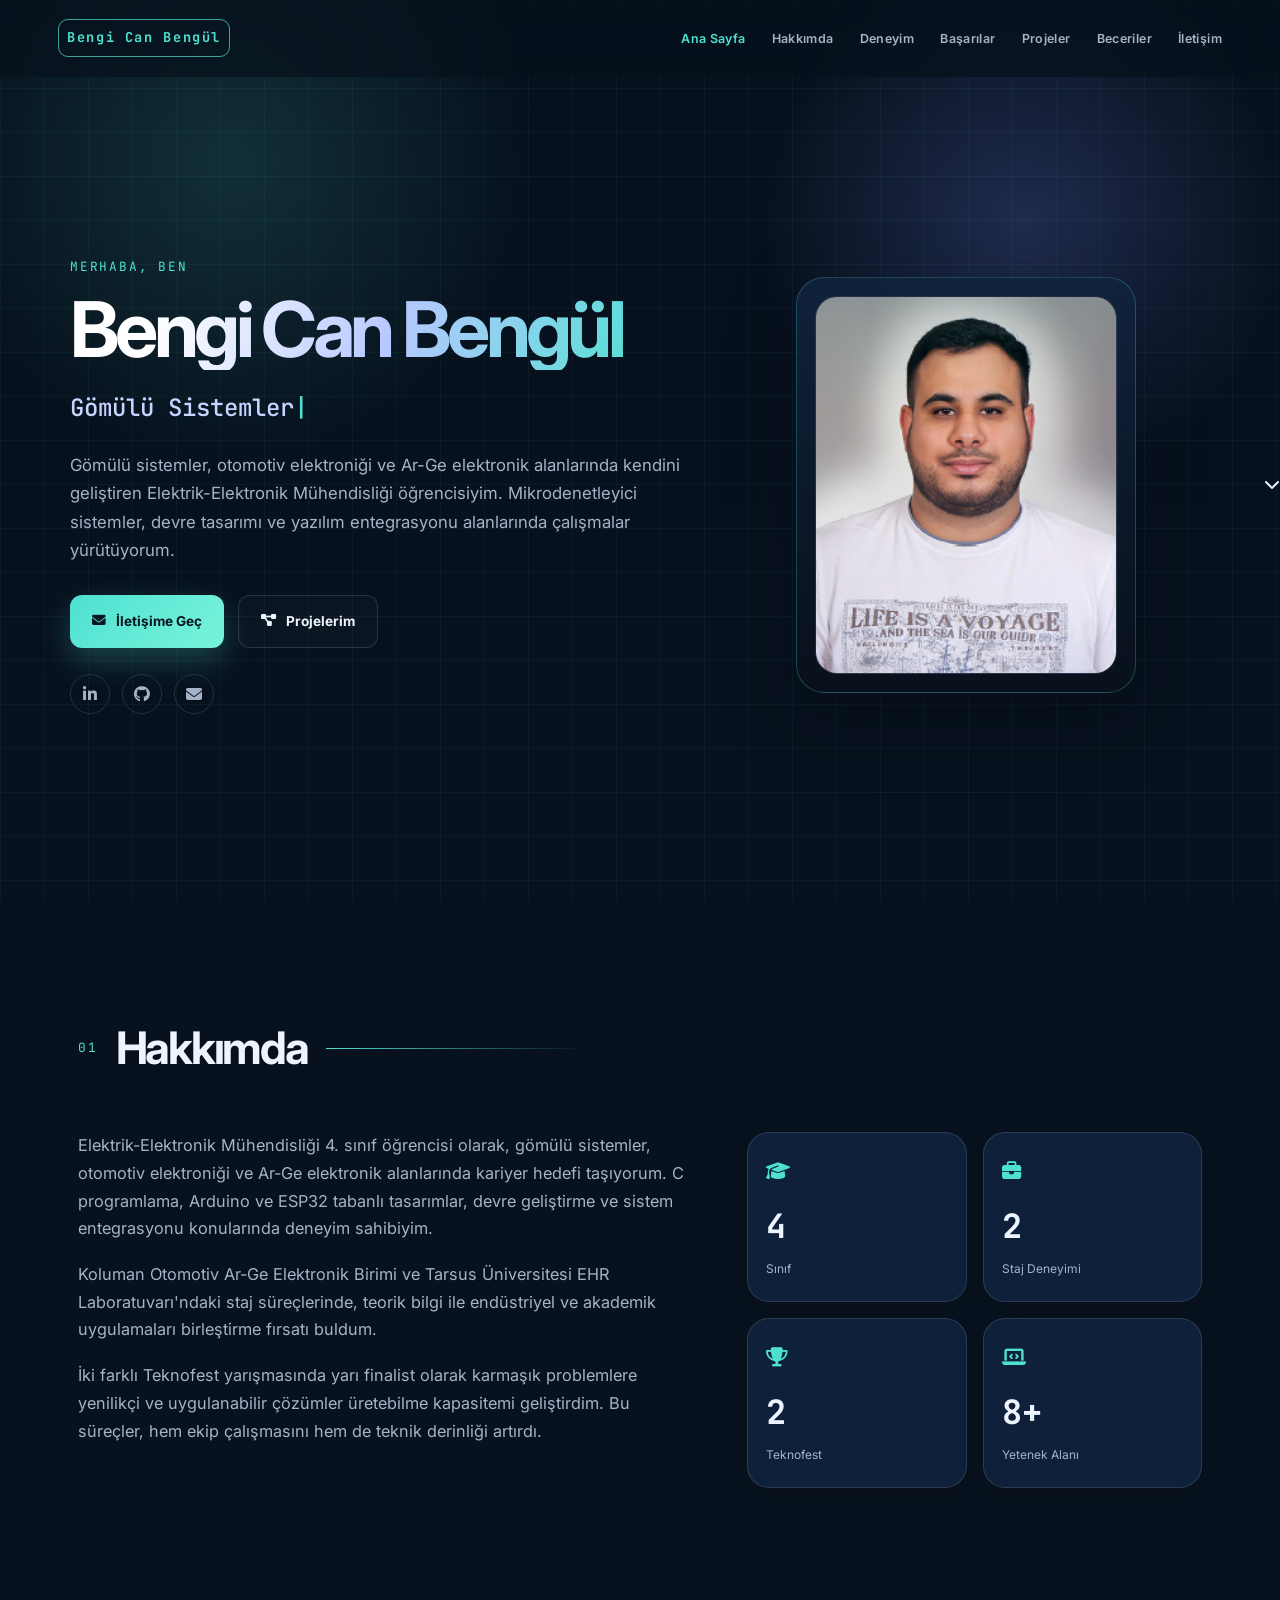
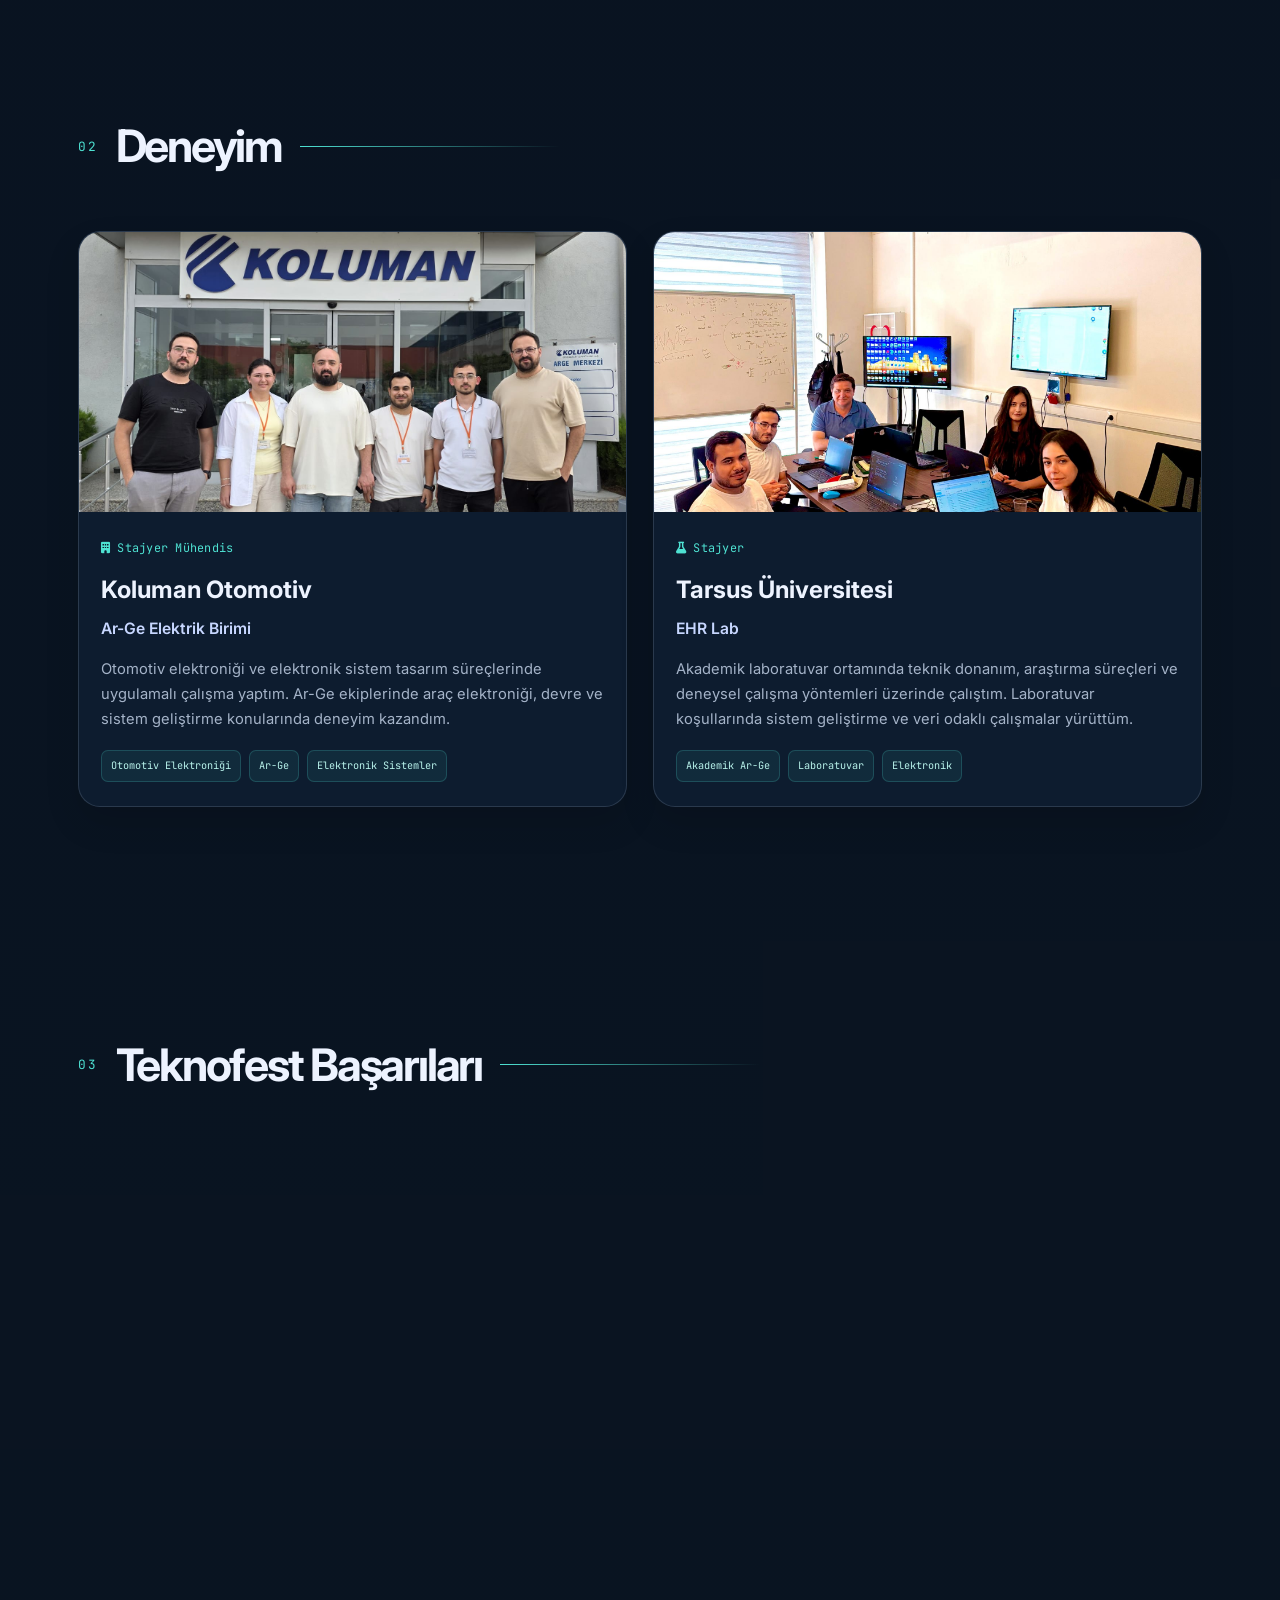
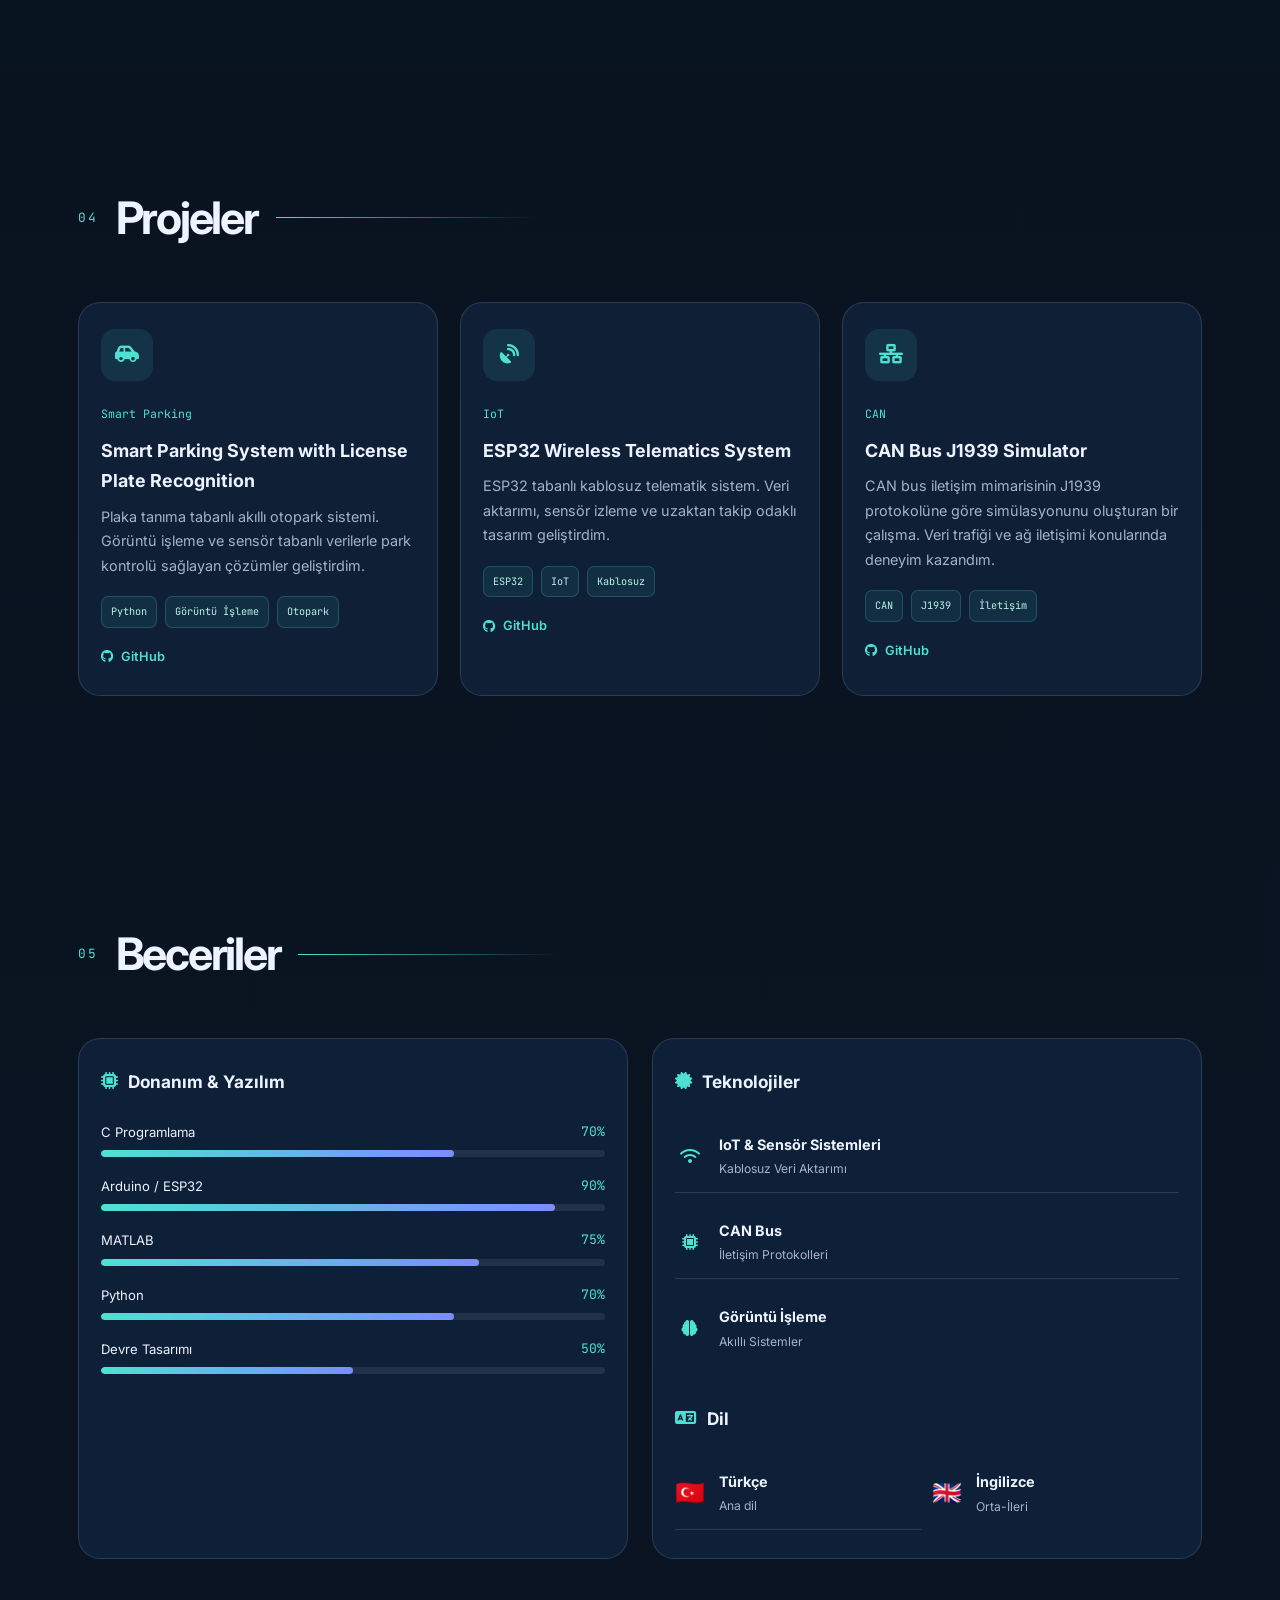
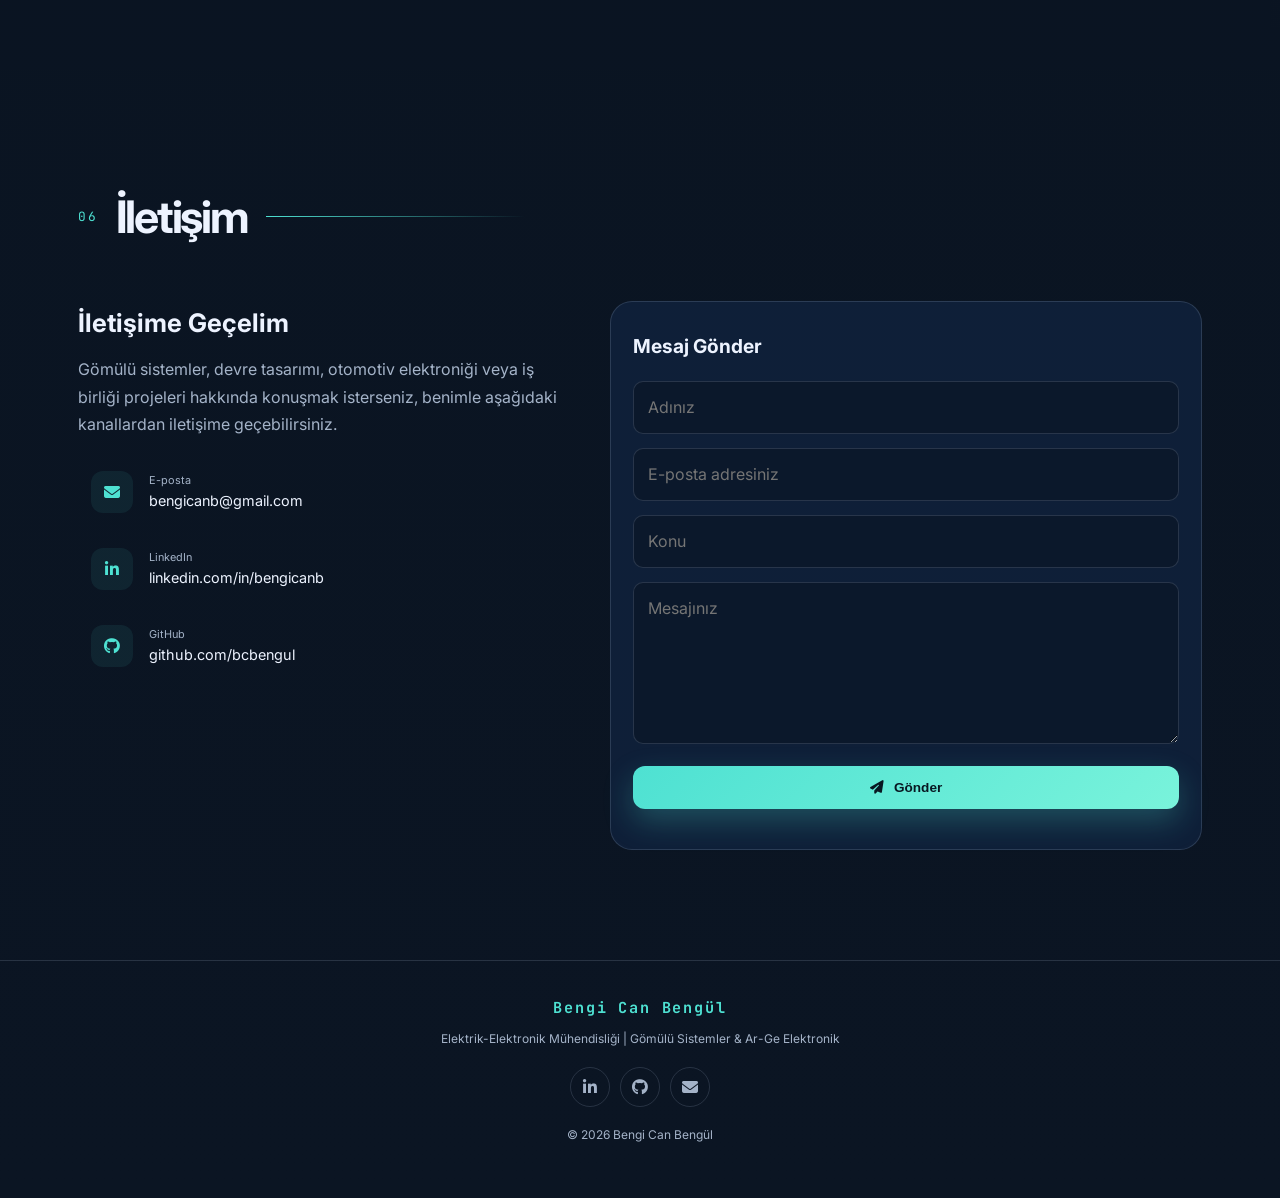
<file: index.html>
<!DOCTYPE html>
<html lang="tr">
<head>
    <meta charset="UTF-8">
    <meta name="viewport" content="width=device-width, initial-scale=1.0">
    <meta name="description" content="Bengi Can Bengül - Elektrik-Elektronik Mühendisliği Öğrencisi | Gömülü Sistemler & Devre Tasarımı">
    <title>Bengi Can Bengül | CV</title>
    <link rel="preconnect" href="https://fonts.googleapis.com">
    <link rel="preconnect" href="https://fonts.gstatic.com" crossorigin>
    <link href="https://fonts.googleapis.com/css2?family=Inter:wght@300;400;500;600;700;800&family=JetBrains+Mono:wght@400;500;600&display=swap" rel="stylesheet">
    <link rel="stylesheet" href="https://cdnjs.cloudflare.com/ajax/libs/font-awesome/6.5.1/css/all.min.css">
    <link rel="stylesheet" href="style.css">
</head>
<body>
    <nav id="navbar">
        <div class="nav-container">
            <div class="nav-logo">
                <span class="logo-text">Bengi Can Bengül</span>
            </div>
            <ul class="nav-menu" id="navMenu">
                <li><a href="#hero" class="nav-link active">Ana Sayfa</a></li>
                <li><a href="#about" class="nav-link">Hakkımda</a></li>
                <li><a href="#experience" class="nav-link">Deneyim</a></li>
                <li><a href="#achievements" class="nav-link">Başarılar</a></li>
                <li><a href="#projects" class="nav-link">Projeler</a></li>
                <li><a href="#skills" class="nav-link">Beceriler</a></li>
                <li><a href="#contact" class="nav-link">İletişim</a></li>
            </ul>
            <div class="nav-toggle" id="navToggle">
                <span></span>
                <span></span>
                <span></span>
            </div>
        </div>
    </nav>

    <section id="hero">
        <div class="hero-bg"></div>
        <div class="hero-content">
            <div class="hero-text">
                <p class="hero-greeting">Merhaba, ben</p>
                <h1 class="hero-name">Bengi Can Bengül</h1>
                <h2 class="hero-title">
                    <span class="typed-text" id="typedText"></span><span class="cursor">|</span>
                </h2>
                <p class="hero-description">
                    Gömülü sistemler, otomotiv elektroniği ve Ar-Ge elektronik alanlarında kendini geliştiren
                    Elektrik-Elektronik Mühendisliği öğrencisiyim. Mikrodenetleyici sistemler, devre tasarımı
                    ve yazılım entegrasyonu alanlarında çalışmalar yürütüyorum.
                </p>
                <div class="hero-buttons">
                    <a href="#contact" class="btn btn-primary"><i class="fas fa-envelope"></i> İletişime Geç</a>
                    <a href="#projects" class="btn btn-secondary"><i class="fas fa-project-diagram"></i> Projelerim</a>
                </div>
                <div class="hero-social">
                    <a href="https://www.linkedin.com/in/bengicanb" target="_blank" rel="noopener" class="social-link" aria-label="LinkedIn"><i class="fab fa-linkedin-in"></i></a>
                    <a href="https://github.com/bcbengul" target="_blank" rel="noopener" class="social-link" aria-label="GitHub"><i class="fab fa-github"></i></a>
                    <a href="mailto:bengicanb@gmail.com" class="social-link" aria-label="E-posta"><i class="fas fa-envelope"></i></a>
                </div>
            </div>

            <div class="hero-visual">
                <div class="photo-panel reveal">
                    <div class="photo-frame">
                        <img src="assets/profile-photo.png" alt="Bengi Can Bengül" onerror="this.style.display='none'; this.parentElement.parentElement.classList.add('fallback');">
                    </div>
                </div>
            </div>
        </div>
        <div class="scroll-indicator"><a href="#about"><i class="fas fa-chevron-down"></i></a></div>
    </section>

    <section id="about" class="section">
        <div class="container">
            <div class="section-header">
                <span class="section-number">01</span>
                <h2 class="section-title">Hakkımda</h2>
                <div class="section-line"></div>
            </div>
            <div class="about-content">
                <div class="about-copy reveal">
                    <p>
                        Elektrik-Elektronik Mühendisliği 4. sınıf öğrencisi olarak, gömülü sistemler, otomotiv elektroniği
                        ve Ar-Ge elektronik alanlarında kariyer hedefi taşıyorum. C programlama, Arduino ve ESP32 tabanlı tasarımlar,
                        devre geliştirme ve sistem entegrasyonu konularında deneyim sahibiyim.
                    </p>
                    <p>
                        Koluman Otomotiv Ar-Ge Elektronik Birimi ve Tarsus Üniversitesi EHR Laboratuvarı'ndaki staj süreçlerinde,
                        teorik bilgi ile endüstriyel ve akademik uygulamaları birleştirme fırsatı buldum.
                    </p>
                    <p>
                        İki farklı Teknofest yarışmasında yarı finalist olarak karmaşık problemlere yenilikçi ve uygulanabilir çözümler üretebilme
                        kapasitemi geliştirdim. Bu süreçler, hem ekip çalışmasını hem de teknik derinliği artırdı.
                    </p>
                </div>

                <div class="about-stats">
                    <div class="stat-card reveal">
                        <div class="stat-icon"><i class="fas fa-graduation-cap"></i></div>
                        <div class="stat-number">4</div>
                        <div class="stat-label">Sınıf</div>
                    </div>
                    <div class="stat-card reveal">
                        <div class="stat-icon"><i class="fas fa-briefcase"></i></div>
                        <div class="stat-number">2</div>
                        <div class="stat-label">Staj Deneyimi</div>
                    </div>
                    <div class="stat-card reveal">
                        <div class="stat-icon"><i class="fas fa-trophy"></i></div>
                        <div class="stat-number">2</div>
                        <div class="stat-label">Teknofest</div>
                    </div>
                    <div class="stat-card reveal">
                        <div class="stat-icon"><i class="fas fa-laptop-code"></i></div>
                        <div class="stat-number">8+</div>
                        <div class="stat-label">Yetenek Alanı</div>
                    </div>
                </div>
            </div>
        </div>
    </section>

    <section id="experience" class="section section-alt">
        <div class="container">
            <div class="section-header">
                <span class="section-number">02</span>
                <h2 class="section-title">Deneyim</h2>
                <div class="section-line"></div>
            </div>

            <div class="experience-grid">
                <article class="experience-card reveal">
                    <div class="experience-image">
                        <img src="assets/koluman-staj.jpeg" alt="Koluman Ar-Ge staj fotoğrafı" onerror="this.style.display='none'; this.parentElement.classList.add('fallback-image');">
                    </div>
                    <div class="experience-body">
                        <div class="timeline-date"><i class="fas fa-building"></i> Stajyer Mühendis</div>
                        <h3>Koluman Otomotiv</h3>
                        <h4>Ar-Ge Elektrik Birimi</h4>
                        <p>
                            Otomotiv elektroniği ve elektronik sistem tasarım süreçlerinde uygulamalı çalışma yaptım.
                            Ar-Ge ekiplerinde araç elektroniği, devre ve sistem geliştirme konularında deneyim kazandım.
                        </p>
                        <div class="timeline-tags">
                            <span class="tag">Otomotiv Elektroniği</span>
                            <span class="tag">Ar-Ge</span>
                            <span class="tag">Elektronik Sistemler</span>
                        </div>
                    </div>
                </article>

                <article class="experience-card reveal">
                    <div class="experience-image">
                        <img src="assets/tarsus-staj.jpeg" alt="Tarsus Üniversitesi EHR Lab staj fotoğrafı" onerror="this.style.display='none'; this.parentElement.classList.add('fallback-image');">
                    </div>
                    <div class="experience-body">
                        <div class="timeline-date"><i class="fas fa-flask"></i> Stajyer</div>
                        <h3>Tarsus Üniversitesi</h3>
                        <h4>EHR Lab</h4>
                        <p>
                            Akademik laboratuvar ortamında teknik donanım, araştırma süreçleri ve deneysel çalışma yöntemleri üzerinde çalıştım.
                            Laboratuvar koşullarında sistem geliştirme ve veri odaklı çalışmalar yürüttüm.
                        </p>
                        <div class="timeline-tags">
                            <span class="tag">Akademik Ar-Ge</span>
                            <span class="tag">Laboratuvar</span>
                            <span class="tag">Elektronik</span>
                        </div>
                    </div>
                </article>
            </div>
        </div>
    </section>

    <section id="achievements" class="section section-alt">
        <div class="container">
            <div class="section-header">
                <span class="section-number">03</span>
                <h2 class="section-title">Teknofest Başarıları</h2>
                <div class="section-line"></div>
            </div>

            <div class="projects-grid achievements-grid">
                <article class="project-card reveal">
                    <div class="project-icon"><i class="fas fa-robot"></i></div>
                    <div class="project-body">
                        <span class="project-badge">Yarı Finalist · 2026</span>
                        <h3 class="project-title">Teknofest Robolig Yarışması</h3>
                        <p class="project-desc">
                            Otonom sistemler ve robotik teknolojileri üzerine proje geliştirme ve takım çalışması.
                            Robotik sistemlerin tasarımı, programlanması ve yarışma sürecinde aktif rol aldım.
                        </p>
                        <div class="project-tags">
                            <span class="tag">Otonom Sistemler</span>
                            <span class="tag">Robotik</span>
                            <span class="tag">Takım Çalışması</span>
                        </div>
                    </div>
                </article>

                <article class="project-card reveal">
                    <div class="project-icon"><i class="fas fa-battery-three-quarters"></i></div>
                    <div class="project-body">
                        <span class="project-badge">Yarı Finalist · 2025</span>
                        <h3 class="project-title">Deniz Tabanlı Yer Çekimi Pili</h3>
                        <p class="project-desc">
                            Teknofest Enerji Teknolojileri Yarışması kapsamında geliştirilen projede enerji depolama
                            literatür araştırması, mekanik montaj, sistem entegrasyonu ve teknik raporlama çalışmalarında aktif rol aldım.
                        </p>
                        <div class="project-tags">
                            <span class="tag">Enerji Depolama</span>
                            <span class="tag">Sistem Entegrasyonu</span>
                            <span class="tag">Teknik Raporlama</span>
                        </div>
                    </div>
                </article>
            </div>
        </div>
    </section>

    <section id="projects" class="section">
        <div class="container">
            <div class="section-header">
                <span class="section-number">04</span>
                <h2 class="section-title">Projeler</h2>
                <div class="section-line"></div>
            </div>

            <div class="projects-grid">
                <article class="project-card reveal">
                    <div class="project-icon"><i class="fas fa-car-side"></i></div>
                    <div class="project-body">
                        <span class="project-badge">Smart Parking</span>
                        <h3 class="project-title">Smart Parking System with License Plate Recognition</h3>
                        <p class="project-desc">
                            Plaka tanıma tabanlı akıllı otopark sistemi. Görüntü işleme ve sensör tabanlı verilerle park kontrolü sağlayan çözümler geliştirdim.
                        </p>
                        <div class="project-tags">
                            <span class="tag">Python</span>
                            <span class="tag">Görüntü İşleme</span>
                            <span class="tag">Otopark</span>
                        </div>
                        <a class="project-link" href="https://github.com/bcbengul/SMART-PARKING-SYSTEM-WITH-LICENSE-PLATE-RECOGNITION" target="_blank" rel="noopener">
                            <i class="fab fa-github"></i> GitHub
                        </a>
                    </div>
                </article>

                <article class="project-card reveal">
                    <div class="project-icon"><i class="fas fa-satellite-dish"></i></div>
                    <div class="project-body">
                        <span class="project-badge">IoT</span>
                        <h3 class="project-title">ESP32 Wireless Telematics System</h3>
                        <p class="project-desc">
                            ESP32 tabanlı kablosuz telematik sistem. Veri aktarımı, sensör izleme ve uzaktan takip odaklı tasarım geliştirdim.
                        </p>
                        <div class="project-tags">
                            <span class="tag">ESP32</span>
                            <span class="tag">IoT</span>
                            <span class="tag">Kablosuz</span>
                        </div>
                        <a class="project-link" href="https://github.com/bcbengul/ESP32-wireless-telematics-system" target="_blank" rel="noopener">
                            <i class="fab fa-github"></i> GitHub
                        </a>
                    </div>
                </article>

                <article class="project-card reveal">
                    <div class="project-icon"><i class="fas fa-network-wired"></i></div>
                    <div class="project-body">
                        <span class="project-badge">CAN</span>
                        <h3 class="project-title">CAN Bus J1939 Simulator</h3>
                        <p class="project-desc">
                            CAN bus iletişim mimarisinin J1939 protokolüne göre simülasyonunu oluşturan bir çalışma. Veri trafiği ve ağ iletişimi konularında deneyim kazandım.
                        </p>
                        <div class="project-tags">
                            <span class="tag">CAN</span>
                            <span class="tag">J1939</span>
                            <span class="tag">İletişim</span>
                        </div>
                        <a class="project-link" href="https://github.com/bcbengul/CAN-Bus-J1939-Simulator" target="_blank" rel="noopener">
                            <i class="fab fa-github"></i> GitHub
                        </a>
                    </div>
                </article>
            </div>
        </div>
    </section>

    <section id="skills" class="section section-alt">
        <div class="container">
            <div class="section-header">
                <span class="section-number">05</span>
                <h2 class="section-title">Beceriler</h2>
                <div class="section-line"></div>
            </div>

            <div class="skills-wrapper">
                <div class="skills-category reveal">
                    <h3 class="skills-category-title"><i class="fas fa-microchip"></i> Donanım & Yazılım</h3>
                    <div class="skill-bar">
                        <div class="skill-info"><span>C Programlama</span><span class="skill-percent">70%</span></div>
                        <div class="skill-track"><div class="skill-fill" data-width="70"></div></div>
                    </div>
                    <div class="skill-bar">
                        <div class="skill-info"><span>Arduino / ESP32</span><span class="skill-percent">90%</span></div>
                        <div class="skill-track"><div class="skill-fill" data-width="90"></div></div>
                    </div>
                    <div class="skill-bar">
                        <div class="skill-info"><span>MATLAB</span><span class="skill-percent">75%</span></div>
                        <div class="skill-track"><div class="skill-fill" data-width="75"></div></div>
                    </div>
                    <div class="skill-bar">
                        <div class="skill-info"><span>Python</span><span class="skill-percent">70%</span></div>
                        <div class="skill-track"><div class="skill-fill" data-width="70"></div></div>
                    </div>
                    <div class="skill-bar">
                        <div class="skill-info"><span>Devre Tasarımı</span><span class="skill-percent">50%</span></div>
                        <div class="skill-track"><div class="skill-fill" data-width="50"></div></div>
                    </div>
                </div>

                <div class="skills-category reveal">
                    <h3 class="skills-category-title"><i class="fas fa-certificate"></i> Teknolojiler</h3>
                    <div class="courses-list">
                        <div class="course-item">
                            <div class="course-icon"><i class="fas fa-wifi"></i></div>
                            <div class="course-info"><h4>IoT & Sensör Sistemleri</h4><p>Kablosuz Veri Aktarımı</p></div>
                        </div>
                        <div class="course-item">
                            <div class="course-icon"><i class="fas fa-microchip"></i></div>
                            <div class="course-info"><h4>CAN Bus</h4><p>İletişim Protokolleri</p></div>
                        </div>
                        <div class="course-item">
                            <div class="course-icon"><i class="fas fa-brain"></i></div>
                            <div class="course-info"><h4>Görüntü İşleme</h4><p>Akıllı Sistemler</p></div>
                        </div>
                    </div>

                    <h3 class="skills-category-title" style="margin-top: 2.5rem;"><i class="fas fa-language"></i> Dil</h3>
                    <div class="languages">
                        <div class="lang-item"><div class="lang-flag">🇹🇷</div><div class="lang-info"><h4>Türkçe</h4><p>Ana dil</p></div></div>
                        <div class="lang-item"><div class="lang-flag">🇬🇧</div><div class="lang-info"><h4>İngilizce</h4><p>Orta-İleri</p></div></div>
                    </div>
                </div>
            </div>
        </div>
    </section>

    <section id="contact" class="section">
        <div class="container">
            <div class="section-header">
                <span class="section-number">06</span>
                <h2 class="section-title">İletişim</h2>
                <div class="section-line"></div>
            </div>

            <div class="contact-content">
                <div class="contact-info reveal">
                    <h3 class="contact-heading">İletişime Geçelim</h3>
                    <p class="contact-text">
                        Gömülü sistemler, devre tasarımı, otomotiv elektroniği veya iş birliği projeleri hakkında konuşmak isterseniz,
                        benimle aşağıdaki kanallardan iletişime geçebilirsiniz.
                    </p>
                    <div class="contact-items">
                        <a href="mailto:bengicanb@gmail.com" class="contact-item"><div class="contact-icon"><i class="fas fa-envelope"></i></div><div><span class="contact-label">E-posta</span><span class="contact-value">bengicanb@gmail.com</span></div></a>
                        <a href="https://www.linkedin.com/in/bengicanb" target="_blank" rel="noopener" class="contact-item"><div class="contact-icon"><i class="fab fa-linkedin-in"></i></div><div><span class="contact-label">LinkedIn</span><span class="contact-value">linkedin.com/in/bengicanb</span></div></a>
                        <a href="https://github.com/bcbengul" target="_blank" rel="noopener" class="contact-item"><div class="contact-icon"><i class="fab fa-github"></i></div><div><span class="contact-label">GitHub</span><span class="contact-value">github.com/bcbengul</span></div></a>
                    </div>
                </div>

                <div class="contact-form-wrapper reveal">
                    <form class="contact-form" id="contactForm">
                        <h3 class="form-heading">Mesaj Gönder</h3>
                        <div class="form-group"><input type="text" id="name" name="name" placeholder="Adınız" required></div>
                        <div class="form-group"><input type="email" id="email" name="email" placeholder="E-posta adresiniz" required></div>
                        <div class="form-group"><input type="text" id="subject" name="subject" placeholder="Konu" required></div>
                        <div class="form-group"><textarea id="message" name="message" rows="5" placeholder="Mesajınız" required></textarea></div>
                        <button type="submit" class="btn btn-primary btn-full"><i class="fas fa-paper-plane"></i> Gönder</button>
                        <p class="form-status" id="formStatus"></p>
                    </form>
                </div>
            </div>
        </div>
    </section>

    <footer>
        <div class="container">
            <div class="footer-content">
                <div class="footer-logo">Bengi Can Bengül</div>
                <p class="footer-text">Elektrik-Elektronik Mühendisliği | Gömülü Sistemler & Ar-Ge Elektronik</p>
                <div class="footer-social">
                    <a href="https://www.linkedin.com/in/bengicanb" target="_blank" rel="noopener" aria-label="LinkedIn"><i class="fab fa-linkedin-in"></i></a>
                    <a href="https://github.com/bcbengul" target="_blank" rel="noopener" aria-label="GitHub"><i class="fab fa-github"></i></a>
                    <a href="mailto:bengicanb@gmail.com" aria-label="E-posta"><i class="fas fa-envelope"></i></a>
                </div>
                <p class="footer-copyright">© <span id="year"></span> Bengi Can Bengül</p>
            </div>
        </div>
    </footer>

    <button id="backToTop" aria-label="Yukarı çık"><i class="fas fa-arrow-up"></i></button>

    <script src="script.js?v=4"></script>
</body>
</html>
</file>
<file: style.css>
:root {
    --bg: #07111d;
    --bg-soft: #101d2d;
    --surface: rgba(16, 32, 52, 0.8);
    --surface-strong: #11233d;
    --text: #edf3ff;
    --muted: #a4b3c8;
    --line: rgba(174, 190, 214, 0.18);
    --accent: #4ee1d2;
    --accent-2: #7c8cff;
    --accent-3: #ffbf69;
    --shadow: 0 24px 70px rgba(6, 10, 20, 0.35);
    --radius: 22px;
}

* { box-sizing: border-box; margin: 0; padding: 0; }
html { scroll-behavior: smooth; }
::selection { background: rgba(78,225,210,.28); color: var(--text); }
body {
    background: linear-gradient(180deg, #07111d 0%, #0b1523 100%);
    color: var(--text);
    font-family: 'Inter', sans-serif;
    line-height: 1.7;
    overflow-x: hidden;
}
body::before {
    background-image: linear-gradient(rgba(78,225,210,0.05) 1px, transparent 1px), linear-gradient(90deg, rgba(78,225,210,0.05) 1px, transparent 1px);
    background-size: 44px 44px;
    content: '';
    inset: 0;
    position: fixed;
    pointer-events: none;
    z-index: -2;
}
a { color: inherit; text-decoration: none; }
img { max-width: 100%; display: block; }
ul { list-style: none; }
button, a, input, textarea { -webkit-tap-highlight-color: transparent; }
:focus-visible { outline: 2px solid var(--accent); outline-offset: 4px; }
.container { margin: 0 auto; max-width: 1180px; padding: 0 28px; }

#navbar {
    backdrop-filter: blur(14px);
    background: rgba(7, 17, 29, 0.72);
    border-bottom: 1px solid transparent;
    position: fixed;
    top: 0;
    width: 100%;
    z-index: 20;
    transition: 0.3s ease;
}
#navbar.scrolled { border-color: var(--line); box-shadow: 0 15px 30px rgba(0,0,0,.18); }
.nav-container {
    align-items: center;
    display: flex;
    justify-content: space-between;
    height: 76px;
    margin: auto;
    max-width: 1220px;
    padding: 0 28px;
}
.nav-logo { display: flex; align-items: center; }
.logo-text, .footer-logo {
    color: var(--accent);
    font-family: 'JetBrains Mono', monospace;
    font-weight: 700;
    letter-spacing: .12em;
}
.logo-text {
    border: 1px solid rgba(78,225,210,.7);
    border-radius: 10px;
    font-size: .85rem;
    padding: 6px 8px;
}
.nav-menu { display: flex; gap: 26px; }
.nav-link {
    color: var(--muted);
    font-size: .78rem;
    font-weight: 600;
    letter-spacing: .03em;
    transition: color .25s ease;
}
.nav-link:hover, .nav-link.active { color: var(--accent); }
.nav-toggle { display: none; cursor: pointer; }
.nav-toggle span {
    display: block;
    width: 25px;
    height: 2px;
    background: var(--accent);
    margin: 5px 0;
}

section { position: relative; }
section[id] { scroll-margin-top: 90px; }
#hero {
    min-height: 100vh;
    display: flex;
    align-items: center;
    padding: 150px 0 80px;
}
.hero-bg {
    position: absolute;
    inset: 0;
    background: radial-gradient(circle at 80% 25%, rgba(124,140,255,.22), transparent 22%),
                radial-gradient(circle at 18% 18%, rgba(78,225,210,.15), transparent 24%);
    z-index: -1;
}
.hero-content {
    width: 100%;
    max-width: 1180px;
    margin: 0 auto;
    padding: 0 28px;
    display: grid;
    grid-template-columns: 1.15fr 0.85fr;
    align-items: center;
    gap: 50px;
}
.hero-greeting, .section-number {
    color: var(--accent);
    text-transform: uppercase;
    letter-spacing: .14em;
    font-family: 'JetBrains Mono', monospace;
    font-size: .8rem;
}
.hero-name {
    font-size: clamp(2.8rem, 6vw, 5.4rem);
    line-height: 1.04;
    letter-spacing: -.06em;
    margin: 12px 0 18px;
    background: linear-gradient(110deg, #ffffff 15%, #b7c8ff 52%, var(--accent) 95%);
    -webkit-background-clip: text;
    background-clip: text;
    color: transparent;
}
.hero-title {
    min-height: 2.1rem;
    font-size: clamp(1.05rem, 2vw, 1.5rem);
    color: #c8d3ff;
    font-family: 'JetBrains Mono', monospace;
    font-weight: 500;
}
.cursor { color: var(--accent); animation: blink 1s infinite; }
.hero-description {
    font-size: 1.05rem;
    color: var(--muted);
    max-width: 650px;
    margin: 22px 0 30px;
}
.hero-buttons { display: flex; flex-wrap: wrap; gap: 14px; }
.btn {
    display: inline-flex;
    align-items: center;
    justify-content: center;
    gap: 10px;
    padding: 14px 22px;
    border-radius: 12px;
    font-weight: 700;
    font-size: .85rem;
    transition: .25s ease;
    position: relative;
    overflow: hidden;
}
.btn::after {
    content: '';
    position: absolute;
    inset: 0;
    background: linear-gradient(105deg, transparent 35%, rgba(255,255,255,.28), transparent 65%);
    transform: translateX(-120%);
    transition: transform .55s ease;
}
.btn:hover::after { transform: translateX(120%); }
.btn-primary {
    background: linear-gradient(135deg, var(--accent), #79f3db);
    color: #081822;
    box-shadow: 0 12px 30px rgba(78,225,210,.25);
}
.btn-primary:hover { transform: translateY(-3px); }
.btn-secondary {
    border: 1px solid var(--line);
    color: var(--text);
    background: rgba(255,255,255,.02);
}
.btn-secondary:hover {
    border-color: rgba(78,225,210,.75);
    color: var(--accent);
    transform: translateY(-3px);
}
.hero-social { display: flex; gap: 12px; margin-top: 26px; }
.social-link, .footer-social a {
    width: 40px;
    height: 40px;
    display: flex;
    align-items: center;
    justify-content: center;
    border-radius: 50%;
    border: 1px solid var(--line);
    color: var(--muted);
    transition: .25s ease;
}
.social-link:hover, .footer-social a:hover {
    transform: translateY(-3px);
    border-color: rgba(78,225,210,.8);
    color: var(--accent);
}

.hero-visual { display: flex; justify-content: center; }
.photo-panel {
    width: min(100%, 340px);
    border: 1px solid rgba(78,225,210,.26);
    background: linear-gradient(180deg, rgba(17,35,61,.92), rgba(9,16,27,.82));
    border-radius: 28px;
    padding: 18px;
    box-shadow: var(--shadow);
    transition: transform .35s ease, border-color .35s ease, box-shadow .35s ease;
}
.photo-panel:hover {
    transform: translateY(-8px) rotate(.4deg);
    border-color: rgba(78,225,210,.58);
    box-shadow: 0 30px 80px rgba(6,10,20,.48), 0 0 0 1px rgba(78,225,210,.08);
}
.photo-frame {
    position: relative;
    overflow: hidden;
    border-radius: 22px;
    aspect-ratio: 4 / 5;
    background: linear-gradient(135deg, #1e2d43, #0b1728);
    border: 1px solid rgba(255,255,255,.08);
}
.photo-frame img {
    width: 100%;
    height: 100%;
    object-fit: cover;
    filter: saturate(1.08) contrast(1.04);
    transition: transform .6s ease, filter .6s ease;
}
.photo-panel:hover .photo-frame img { transform: scale(1.045); filter: saturate(1.18) contrast(1.06); }
.photo-frame::after {
    content: '';
    position: absolute;
    inset: 0;
    background: linear-gradient(180deg, rgba(78,225,210,0.08), transparent 30%, rgba(124,140,255,0.12));
}
.photo-panel.fallback .photo-frame {
    background: linear-gradient(135deg, #2d3d53, #0d1624);
}
.photo-panel.fallback .photo-frame::before {
    content: 'Profil Fotoğrafı';
    position: absolute;
    inset: auto 18px 18px 18px;
    z-index: 1;
    text-align: center;
    color: var(--text);
    font-weight: 700;
    letter-spacing: .08em;
    text-transform: uppercase;
    font-size: .62rem;
}
.mini-badges {
    display: flex;
    flex-wrap: wrap;
    gap: 10px;
    margin-top: 16px;
}
.mini-badges span {
    padding: 8px 10px;
    border-radius: 999px;
    background: rgba(255,255,255,.04);
    border: 1px solid var(--line);
    color: var(--muted);
    font-size: .72rem;
}
.mini-badges i { color: var(--accent); margin-right: 6px; }

.section { padding: 110px 0; }
.section-alt { background: rgba(11, 22, 34, 0.68); }
.section-header {
    display: flex;
    align-items: center;
    gap: 18px;
    margin-bottom: 46px;
}
.section-title {
    font-size: clamp(2rem, 4vw, 2.8rem);
    letter-spacing: -.05em;
}
.section-line {
    height: 1px;
    flex: 1;
    max-width: 260px;
    background: linear-gradient(90deg, var(--accent), transparent);
}

.about-content {
    display: grid;
    grid-template-columns: 1.15fr .85fr;
    gap: 54px;
    align-items: start;
}
.about-copy p {
    color: var(--muted);
    margin-bottom: 18px;
    font-size: 1.02rem;
}
.about-stats {
    display: grid;
    grid-template-columns: repeat(2, minmax(0, 1fr));
    gap: 16px;
}
.stat-card {
    background: rgba(17,35,61,.9);
    border: 1px solid var(--line);
    border-radius: var(--radius);
    padding: 22px 18px;
    box-shadow: 0 8px 22px rgba(0,0,0,.12);
    transition: transform .25s ease, border-color .25s ease, background .25s ease;
}
.stat-card:hover {
    transform: translateY(-5px);
    border-color: rgba(78,225,210,.45);
    background: rgba(20,42,70,.96);
}
.stat-icon { color: var(--accent); font-size: 1.2rem; margin-bottom: 10px; }
.stat-number {
    font-family: 'JetBrains Mono', monospace;
    font-size: 2.1rem;
    font-weight: 700;
    color: var(--text);
    margin-bottom: 4px;
}
.stat-label { color: var(--muted); font-size: .75rem; }

.experience-grid {
    display: grid;
    grid-template-columns: repeat(2, minmax(0, 1fr));
    gap: 26px;
}
.experience-card {
    background: var(--surface);
    border: 1px solid var(--line);
    border-radius: var(--radius);
    overflow: hidden;
    box-shadow: 0 16px 35px rgba(0,0,0,.12);
    transition: transform .3s ease, border-color .3s ease, box-shadow .3s ease;
}
.experience-card:hover {
    transform: translateY(-7px);
    border-color: rgba(78,225,210,.42);
    box-shadow: 0 24px 48px rgba(0,0,0,.24);
}
.experience-image {
    position: relative;
    width: 100%;
    height: 280px;
    overflow: hidden;
    background: linear-gradient(135deg, #182b42, #0d1728);
}
.experience-image img {
    width: 100%;
    height: 100%;
    object-fit: cover;
    transition: transform .6s ease;
}
.experience-card:hover .experience-image img { transform: scale(1.05); }
.experience-image.fallback-image {
    background: linear-gradient(135deg, #234064, #122030);
}
.experience-image.fallback-image::before {
    content: 'Staj Fotoğrafı';
    position: absolute;
    inset: auto 18px 18px 18px;
    z-index: 1;
    text-align: center;
    color: var(--text);
    font-size: .65rem;
    letter-spacing: .1em;
    text-transform: uppercase;
    font-weight: 700;
}
.experience-body { padding: 26px 22px 24px; }
.timeline-date {
    color: var(--accent);
    font-family: 'JetBrains Mono', monospace;
    font-size: .74rem;
    letter-spacing: .02em;
}
.experience-body h3 { font-size: 1.5rem; margin: 12px 0 6px; }
.experience-body h4 {
    color: #c7d7ff;
    font-size: .98rem;
    font-weight: 600;
}
.experience-body p {
    margin-top: 14px;
    color: var(--muted);
    font-size: .92rem;
}
.timeline-tags, .project-tags {
    display: flex;
    flex-wrap: wrap;
    gap: 8px;
    margin-top: 18px;
}
.tag {
    padding: 6px 9px;
    border-radius: 7px;
    background: rgba(78,225,210,.08);
    border: 1px solid rgba(78,225,210,.2);
    color: #b9f4ec;
    font-size: .64rem;
    font-family: 'JetBrains Mono', monospace;
}

.projects-grid {
    display: grid;
    grid-template-columns: repeat(3, minmax(0, 1fr));
    gap: 22px;
}
.project-card {
    background: rgba(17,35,61,.8);
    border: 1px solid var(--line);
    border-radius: var(--radius);
    padding: 26px 22px;
    transition: .25s ease;
    position: relative;
}
.project-card:hover {
    transform: translateY(-6px);
    border-color: rgba(78,225,210,.45);
    box-shadow: var(--shadow);
}
.project-icon {
    width: 52px;
    height: 52px;
    border-radius: 14px;
    display: flex;
    align-items: center;
    justify-content: center;
    background: rgba(78,225,210,.1);
    color: var(--accent);
    font-size: 1.2rem;
    margin-bottom: 18px;
}
.project-badge {
    color: var(--accent);
    font-family: 'JetBrains Mono', monospace;
    font-size: .72rem;
}
.project-title {
    font-size: 1.12rem;
    margin: 10px 0 8px;
}
.project-desc {
    color: var(--muted);
    font-size: .9rem;
}
.project-link {
    display: inline-flex;
    align-items: center;
    gap: 8px;
    margin-top: 18px;
    color: var(--accent);
    font-weight: 600;
    font-size: .8rem;
}

.skills-wrapper {
    display: grid;
    grid-template-columns: repeat(2, minmax(0, 1fr));
    gap: 24px;
}
.skills-category {
    background: rgba(17,35,61,.82);
    border: 1px solid var(--line);
    border-radius: var(--radius);
    padding: 28px 22px;
    transition: border-color .25s ease, box-shadow .25s ease;
}
.skills-category:hover { border-color: rgba(78,225,210,.38); box-shadow: 0 18px 40px rgba(0,0,0,.18); }
.skills-category-title {
    display: flex;
    align-items: center;
    gap: 10px;
    font-size: 1.08rem;
    margin-bottom: 24px;
}
.skills-category-title i { color: var(--accent); }
.skill-bar { margin-bottom: 18px; }
.skill-info {
    display: flex;
    justify-content: space-between;
    margin-bottom: 7px;
    font-size: .82rem;
}
.skill-percent {
    color: var(--accent);
    font-family: 'JetBrains Mono', monospace;
}
.skill-track {
    width: 100%;
    height: 7px;
    background: rgba(255,255,255,.08);
    border-radius: 999px;
    overflow: hidden;
}
.skill-fill {
    height: 100%;
    width: 0;
    border-radius: inherit;
    background: linear-gradient(90deg, var(--accent), var(--accent-2));
    transition: width 1.2s ease;
}
.courses-list { display: grid; gap: 14px; }
.course-item, .lang-item {
    display: flex;
    align-items: center;
    gap: 14px;
    border-bottom: 1px solid var(--line);
    padding: 12px 0;
}
.course-item:last-child, .lang-item:last-child { border-bottom: none; }
.course-icon {
    width: 30px;
    text-align: center;
    color: var(--accent);
}
.course-info h4, .lang-info h4 {
    font-size: .9rem;
    margin-bottom: 2px;
}
.course-info p, .lang-info p { color: var(--muted); font-size: .76rem; }
.languages { display: grid; grid-template-columns: repeat(2, minmax(0,1fr)); gap: 10px; }
.lang-flag { font-size: 1.5rem; }

.contact-content {
    display: grid;
    grid-template-columns: .9fr 1.1fr;
    gap: 48px;
    align-items: start;
}
.contact-heading { font-size: 1.6rem; margin-bottom: 12px; }
.contact-text { color: var(--muted); margin-bottom: 22px; }
.contact-items { display: grid; gap: 12px; }
.contact-item {
    display: flex;
    align-items: center;
    gap: 16px;
    padding: 10px 12px;
    border-radius: 12px;
    border: 1px solid transparent;
    transition: .2s ease;
}
.contact-item:hover { border-color: rgba(78,225,210,.4); background: rgba(78,225,210,.04); }
.contact-icon {
    width: 42px;
    height: 42px;
    display: flex;
    align-items: center;
    justify-content: center;
    border-radius: 12px;
    background: rgba(78,225,210,.08);
    color: var(--accent);
}
.contact-label {
    display: block;
    color: var(--muted);
    font-size: .68rem;
}
.contact-value {
    display: block;
    font-size: .9rem;
    color: var(--text);
}
.contact-form-wrapper {
    background: rgba(17,35,61,.82);
    border-radius: var(--radius);
    border: 1px solid var(--line);
    padding: 28px 22px;
}
.form-heading { margin-bottom: 18px; font-size: 1.2rem; }
.form-group { margin-bottom: 14px; }
.form-group input, .form-group textarea {
    width: 100%;
    background: rgba(8, 14, 22, 0.35);
    border: 1px solid var(--line);
    border-radius: 10px;
    color: var(--text);
    padding: 12px 14px;
    font: inherit;
    resize: vertical;
    outline: none;
}
.form-group input:focus, .form-group textarea:focus {
    border-color: rgba(78,225,210,.8);
    box-shadow: 0 0 0 3px rgba(78,225,210,.09);
}
.btn-full { width: 100%; border: none; }
.form-status {
    margin-top: 12px;
    color: var(--accent);
    text-align: center;
    font-size: .78rem;
}

footer {
    border-top: 1px solid var(--line);
    padding: 34px 0 52px;
    text-align: center;
}
.footer-logo { font-size: .95rem; margin-bottom: 8px; }
.footer-text, .footer-copyright { color: var(--muted); font-size: .75rem; }
.footer-social {
    display: flex;
    justify-content: center;
    gap: 10px;
    margin: 18px 0;
}
#backToTop {
    display: none;
    position: fixed;
    right: 26px;
    bottom: 24px;
    width: 42px;
    height: 42px;
    border: none;
    border-radius: 12px;
    background: linear-gradient(135deg, var(--accent), #8ae7ff);
    color: #081822;
    font-size: 1rem;
    cursor: pointer;
    box-shadow: 0 16px 28px rgba(78,225,210,.25);
    z-index: 20;
}
#backToTop.show { display: block; }

.reveal {
    opacity: 0;
    transform: translateY(25px);
    transition: .7s ease;
}
.reveal.visible {
    opacity: 1;
    transform: translateY(0);
}

@keyframes blink { 50% { opacity: 0; } }
@media (max-width: 980px) {
    .hero-content, .about-content, .contact-content, .projects-grid, .experience-grid, .skills-wrapper { grid-template-columns: 1fr; }
    .projects-grid { gap: 20px; }
}
@media (max-width: 760px) {
    .nav-menu {
        position: absolute;
        top: 76px;
        left: 0;
        width: 100%;
        background: rgba(7,17,29,.98);
        border-bottom: 1px solid var(--line);
        display: none;
        flex-direction: column;
        gap: 0;
        padding: 18px 26px;
    }
    .nav-menu.open { display: flex; }
    .nav-link { display: block; padding: 10px 0; }
    .nav-toggle { display: block; }
    .hero-content { padding-left: 18px; padding-right: 18px; }
    .section { padding: 80px 0; }
    .section-header { gap: 12px; margin-bottom: 28px; }
    .section-line { display: none; }
    .hero-name { font-size: 2.7rem; }
}
@media (max-width: 520px) {
    .container { padding-left: 18px; padding-right: 18px; }
    .photo-panel { padding: 12px; }
    .about-stats { grid-template-columns: 1fr 1fr; }
    .languages { grid-template-columns: 1fr; }
    .hero-buttons .btn { width: 100%; }
    .photo-panel:hover { transform: translateY(-4px); }
}

@media (prefers-reduced-motion: reduce) {
    *, *::before, *::after {
        animation-duration: .01ms !important;
        animation-iteration-count: 1 !important;
        scroll-behavior: auto !important;
        transition-duration: .01ms !important;
    }
}
</file>
